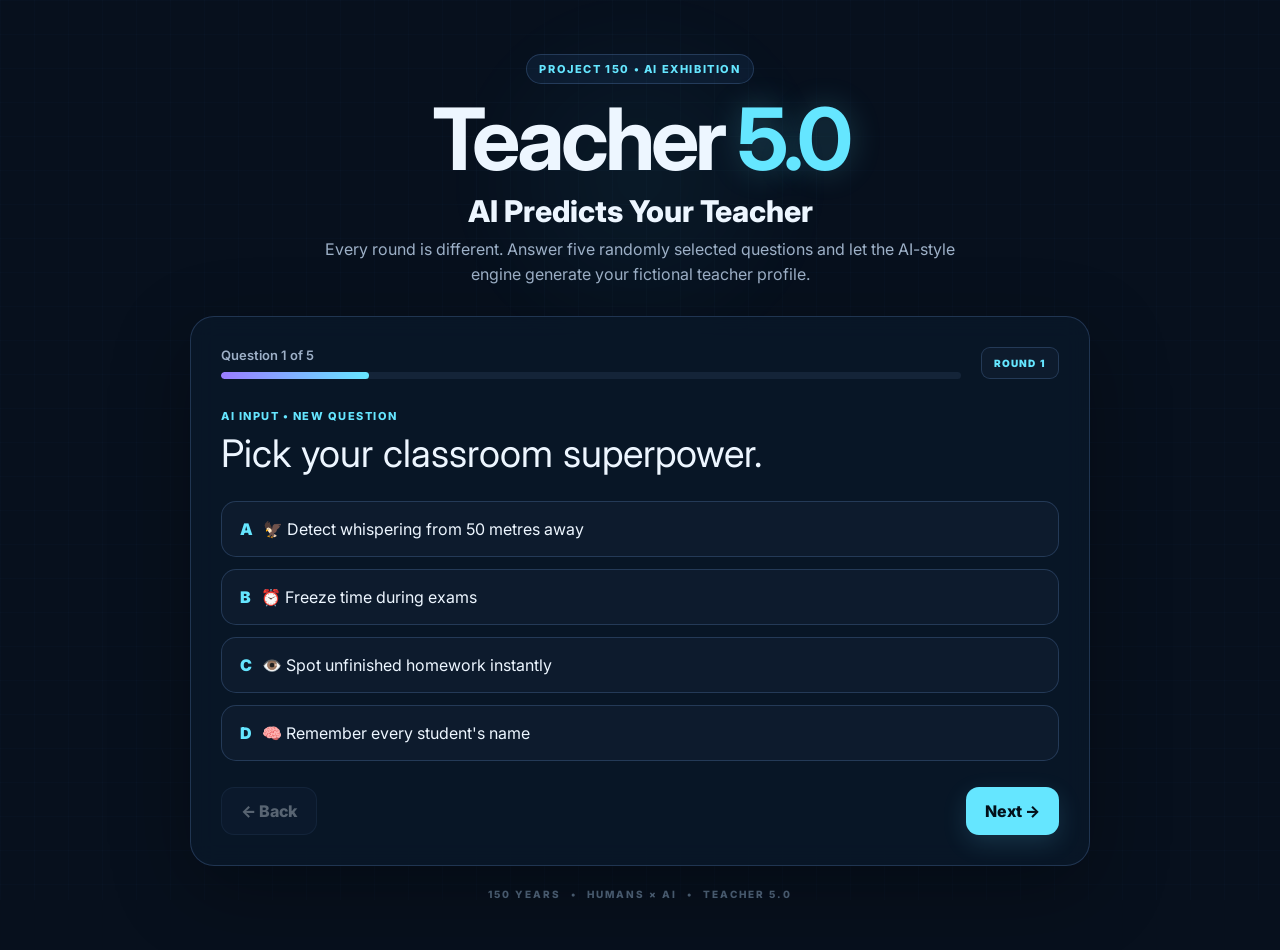
<file: index.html>
<!DOCTYPE html>
<html lang="en">
<head>
<meta charset="UTF-8"><meta name="viewport" content="width=device-width, initial-scale=1.0">
<title>Teacher 5.0 — AI Predicts Your Teacher</title><link rel="stylesheet" href="style.css">
</head>
<body><div class="bg-grid"></div><main class="app">
<header class="hero"><div class="badge">PROJECT 150 • AI EXHIBITION</div>
<h1>Teacher <span>5.0</span></h1><p class="tagline">AI Predicts Your Teacher</p>
<p class="intro">Every round is different. Answer five randomly selected questions and let the AI-style engine generate your fictional teacher profile.</p></header>
<section id="quiz" class="panel"><div class="round-row"><div class="progress-wrap">
<div class="progress-text">Question <span id="qNumber">1</span> of 5</div><div class="progress"><div id="progressBar"></div></div>
</div><div class="round-badge">ROUND <span id="roundNumber">1</span></div></div>
<div id="questionArea"></div><div class="controls"><button id="backBtn" class="secondary" disabled>← Back</button><button id="nextBtn" class="primary">Next →</button></div></section>
<section id="result" class="panel result-panel hidden"><div class="result-top"><div class="result-label">AI ANALYSIS COMPLETE</div><div class="scan">● SIMULATION READY</div></div>
<div id="resultContent"></div><div class="result-actions"><button id="againBtn" class="primary">↻ New Prediction</button><button id="printBtn" class="secondary">Print Result</button></div>
<p class="disclaimer">Entertainment only • This is a fictional AI-generated profile and is not a real personality assessment.</p></section>
<footer><span>150 YEARS</span><span>•</span><span>HUMANS × AI</span><span>•</span><span>TEACHER 5.0</span></footer>
</main><script src="script.js"></script></body></html>
</file>
<file: style.css>
@import url('https://fonts.googleapis.com/css2?family=Inter:wght@400;500;600;700;800;900&display=swap');
*{box-sizing:border-box}:root{--bg:#07101d;--panel:rgba(10,23,40,.88);--line:rgba(130,180,255,.2);--text:#edf6ff;--muted:#9db0c7;--accent:#65e6ff;--accent2:#9a7cff;--good:#76f0b4}
body{margin:0;min-height:100vh;color:var(--text);font-family:Inter,system-ui,sans-serif;background:var(--bg);overflow-x:hidden}.bg-grid{position:fixed;inset:0;pointer-events:none;opacity:.35;background-image:linear-gradient(rgba(100,180,255,.06) 1px,transparent 1px),linear-gradient(90deg,rgba(100,180,255,.06) 1px,transparent 1px);background-size:34px 34px}.bg-grid:after{content:"";position:absolute;width:420px;height:420px;border-radius:50%;left:50%;top:20%;transform:translate(-50%,-50%);background:radial-gradient(circle,rgba(72,210,255,.16),transparent 65%);filter:blur(18px)}
.app{width:min(900px,92vw);margin:auto;padding:42px 0 28px;position:relative}.hero{text-align:center;padding:12px 0 28px}.badge{display:inline-block;padding:7px 12px;border:1px solid var(--line);border-radius:999px;color:var(--accent);font-size:11px;font-weight:800;letter-spacing:1.6px;background:rgba(80,150,255,.08)}h1{margin:15px 0 0;font-size:clamp(48px,10vw,86px);line-height:.95;letter-spacing:-4px}h1 span{color:var(--accent);text-shadow:0 0 30px rgba(101,230,255,.25)}.tagline{font-size:clamp(20px,4vw,30px);margin:12px 0 8px;font-weight:800}.intro{color:var(--muted);max-width:680px;margin:0 auto;line-height:1.6}
.panel{background:var(--panel);border:1px solid var(--line);border-radius:24px;padding:30px;box-shadow:0 24px 80px rgba(0,0,0,.3);backdrop-filter:blur(12px)}.round-row{display:flex;gap:20px;align-items:end;margin-bottom:30px}.progress-wrap{flex:1}.progress-text{color:var(--muted);font-size:13px;margin-bottom:9px;font-weight:600}.progress{height:7px;background:#142438;border-radius:99px;overflow:hidden}.progress div{height:100%;width:20%;background:linear-gradient(90deg,var(--accent2),var(--accent));border-radius:99px;transition:width .35s ease}.round-badge{white-space:nowrap;padding:9px 12px;border-radius:9px;background:#0d1b2d;border:1px solid var(--line);font-size:10px;letter-spacing:1.2px;color:var(--accent);font-weight:900}
.question-kicker{color:var(--accent);text-transform:uppercase;letter-spacing:1.5px;font-size:11px;font-weight:800}.question{font-size:clamp(25px,5vw,38px);line-height:1.15;margin:9px 0 25px}.options{display:grid;gap:12px}.option{width:100%;text-align:left;color:var(--text);background:#0d1b2d;border:1px solid var(--line);border-radius:15px;padding:17px 18px;cursor:pointer;font:inherit;transition:.18s}.option:hover{transform:translateY(-2px);border-color:rgba(101,230,255,.55);background:#11243a}.option.selected{border-color:var(--accent);background:rgba(101,230,255,.1);box-shadow:0 0 0 2px rgba(101,230,255,.1)}.option .letter{color:var(--accent);font-weight:900;margin-right:10px}.controls{display:flex;justify-content:space-between;gap:12px;margin-top:26px}button{border:0;border-radius:13px;padding:13px 19px;font:inherit;font-weight:800;cursor:pointer}button:disabled{opacity:.35;cursor:not-allowed}.primary{color:#03101a;background:var(--accent);box-shadow:0 8px 25px rgba(101,230,255,.15)}.primary:hover:not(:disabled){transform:translateY(-1px)}.secondary{color:var(--text);background:#122238;border:1px solid var(--line)}.hidden{display:none}.result-top{display:flex;justify-content:space-between;gap:12px;align-items:center;margin-bottom:12px}.result-label{color:var(--accent);font-size:11px;letter-spacing:1.6px;font-weight:900}.scan{font-size:10px;color:var(--good);letter-spacing:1px}.profile-head{display:flex;gap:18px;align-items:center;margin:10px 0 25px}.avatar{width:74px;height:74px;border-radius:20px;display:grid;place-items:center;font-size:34px;background:linear-gradient(135deg,#162c49,#101a32);border:1px solid var(--line)}.type{font-size:clamp(26px,5vw,42px);font-weight:900;line-height:1}.subtitle{color:var(--muted);margin-top:7px}.grid{display:grid;grid-template-columns:repeat(2,1fr);gap:12px}.card{background:#0c192a;border:1px solid var(--line);border-radius:16px;padding:17px}.card h3{margin:0 0 8px;font-size:11px;color:var(--accent);text-transform:uppercase;letter-spacing:1px}.card p{margin:0;line-height:1.5;color:#dbe8f5}.scores{margin-top:14px}.score{margin:14px 0}.score-row{display:flex;justify-content:space-between;font-size:12px;color:var(--muted);margin-bottom:6px}.bar{height:8px;border-radius:99px;background:#16283e;overflow:hidden}.bar i{display:block;height:100%;width:0;background:linear-gradient(90deg,var(--accent2),var(--accent));border-radius:99px;animation:fill .9s ease forwards}@keyframes fill{from{width:0}}.quote{margin:18px 0 0;padding:18px;border-left:3px solid var(--accent);background:rgba(101,230,255,.05);border-radius:0 13px 13px 0;font-weight:700}.result-actions{display:flex;gap:10px;margin-top:24px;flex-wrap:wrap}.disclaimer{color:#71849b;font-size:10px;line-height:1.5;margin-bottom:0}footer{text-align:center;color:#52677e;font-size:10px;letter-spacing:2px;font-weight:800;padding:22px;display:flex;justify-content:center;gap:10px}
@media(max-width:650px){.app{padding-top:25px}.panel{padding:20px;border-radius:18px}.grid{grid-template-columns:1fr}.profile-head{align-items:flex-start}.round-row{align-items:stretch;flex-direction:column;gap:10px}}@media print{body{background:white;color:black}.bg-grid,.hero,.controls,.result-actions,footer,.disclaimer{display:none!important}.panel{box-shadow:none;border:0;color:black}.card{border:1px solid #bbb}}
</file>
